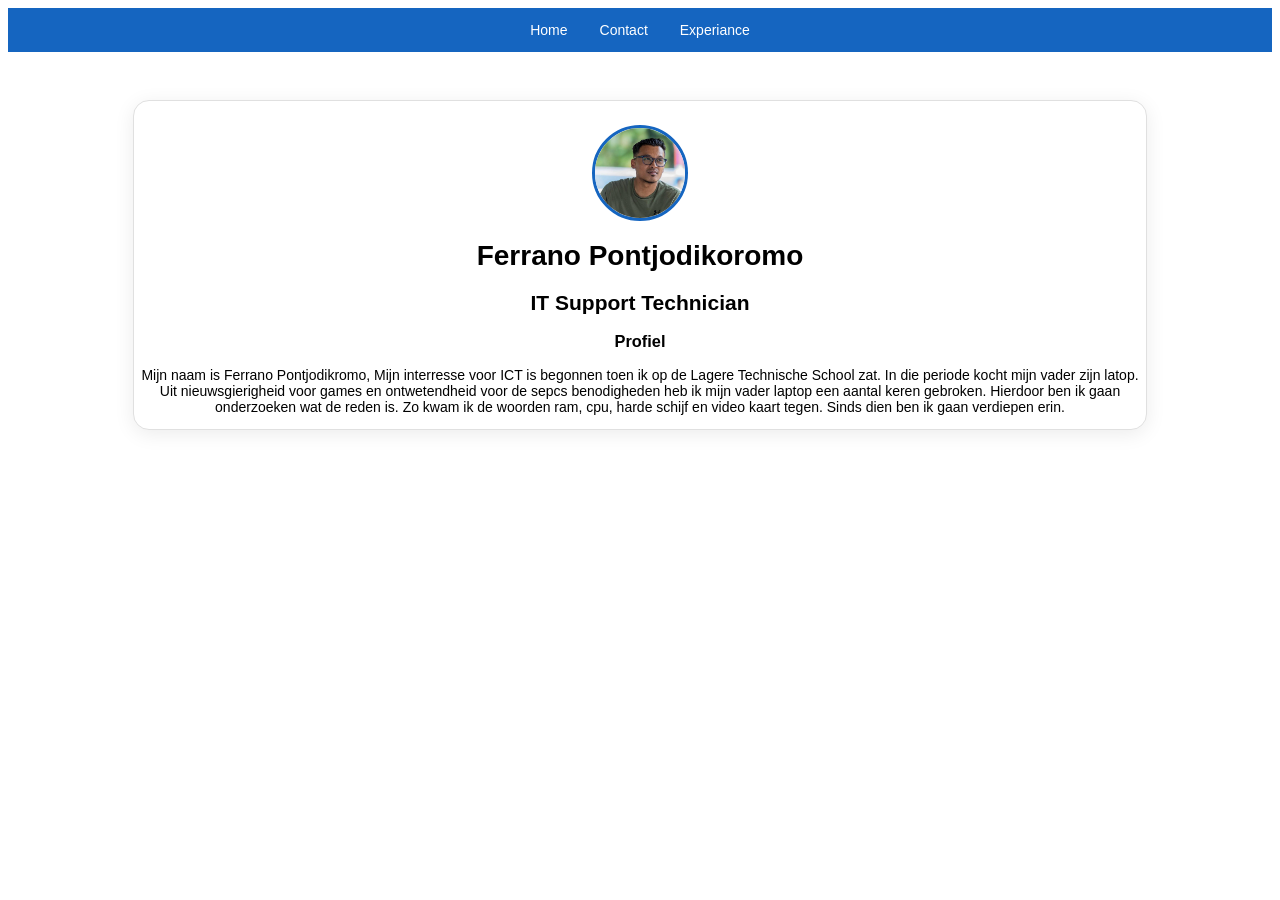
<file: index.html>
<html>
    <head>
        <!--Link met CSS-->
        <link rel="stylesheet" href="css/main.css">
     </head>

    <body>

        <div class="Navigation">
            <ul>
            <li><a href="index.html">Home</a></li>
            <li><a href="contact.html">Contact</a></li>
            <li><a href="work.html">Experiance</a></li>
            </ul>
        </div>

    <div class="Mezelfe">
    <img src="img/me.jpeg" alt="Ferrano Pontjodikromo" class="contact-photo">
     <!-- Naam en functie -->
      <h1>Ferrano Pontjodikoromo</h1>
      <h2>IT Support Technician</h2>

      <!-- Profiel -->
      <h3>Profiel</h3>
      <p>
        Mijn naam is Ferrano Pontjodikromo, Mijn interresse voor ICT is begonnen toen ik op de Lagere Technische School zat. In die periode kocht mijn vader zijn latop. 
     Uit nieuwsgierigheid voor games en ontwetendheid voor de sepcs benodigheden heb ik mijn vader laptop een aantal keren gebroken. Hierdoor ben ik gaan onderzoeken wat de reden is. 
     Zo kwam ik de woorden ram, cpu, harde schijf en video kaart tegen. Sinds dien ben ik gaan verdiepen erin.
      </p>
      </div>
      
    </body>
</html
</file>
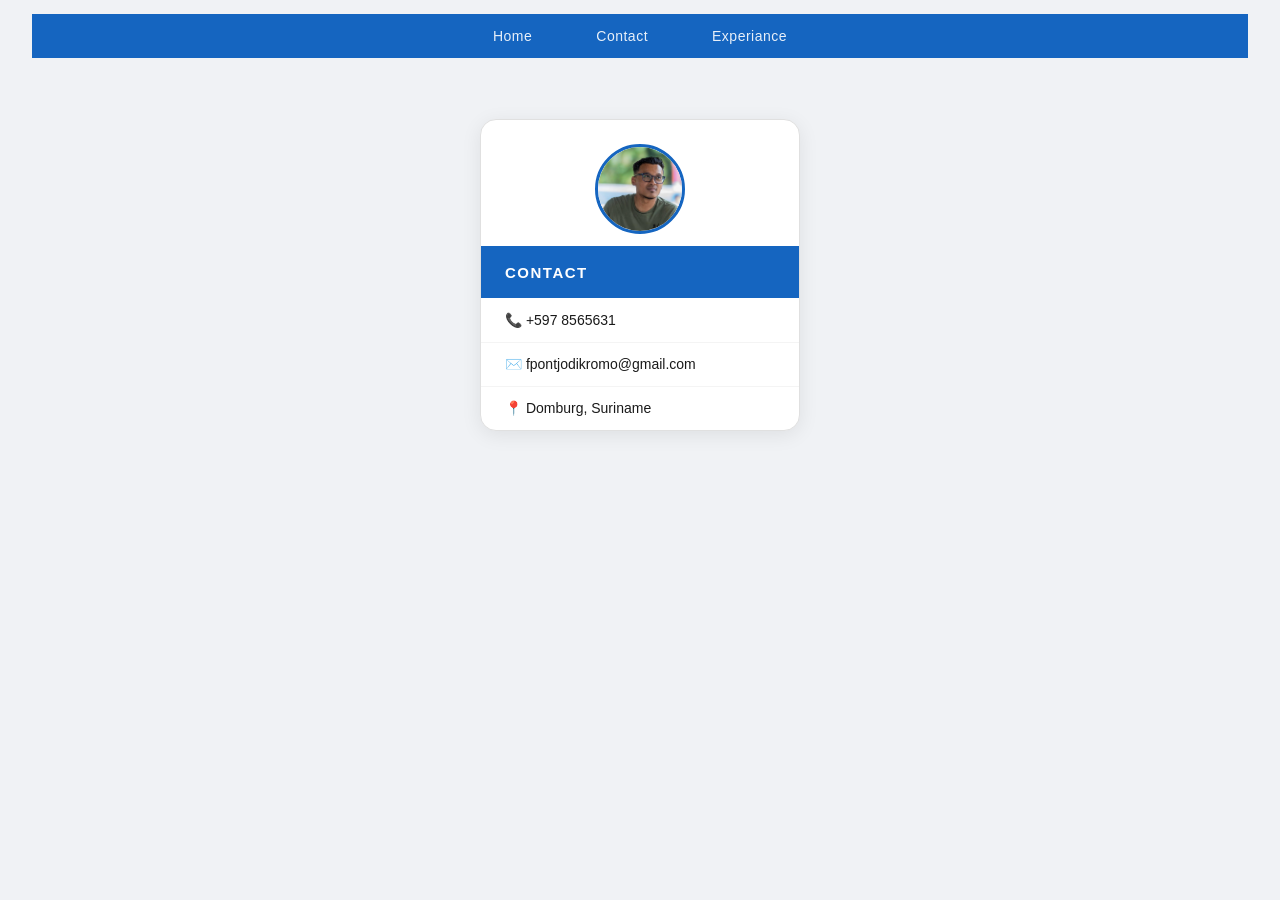
<file: contact.html>
<html>
    <head>
        <!--Link met CSS-->
        <link rel="stylesheet" href="css/contact.css">
        <link rel="stylesheet" href="css/main.css">
     </head>

    <body>
        <Div class="Navigation">
     <ul>
     <li><a href="index.html">Home</a></li>
     <li><a href="contact.html">Contact</a></li>
     <li><a href="work.html">Experiance</a></li>
     </ul>
        </Div>

     <!-- Contactgegevens -->
      <Div class="Contact">
      <img src="img/me.jpeg" alt="Ferrano Pontjodikromo" class="contact-photo">
      <h2>Contact</h2>
      <p>📞 +597 8565631</p>
      <p>✉️ fpontjodikromo@gmail.com</p>
      <p>📍 Domburg, Suriname</p>
        </Div>

    </body>
</html>
</file>
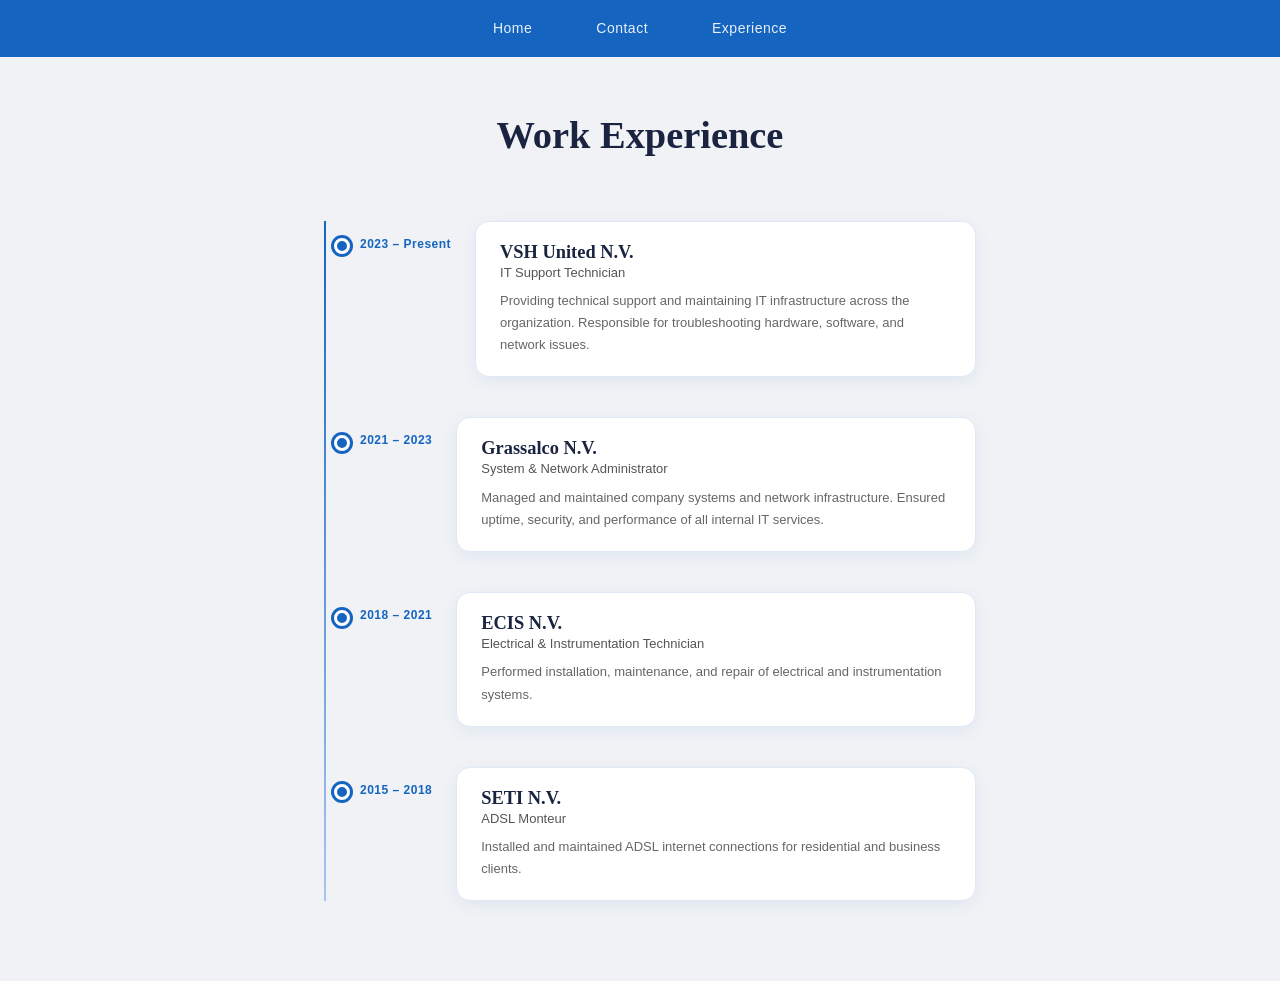
<file: work.html>
<html>
    <head>
        <!--Link met CSS-->
        <link rel="stylesheet" href="css/work.css">
        <link rel="stylesheet" href="css/main.css">
     </head>
 
  <body>
 
    <!-- Navigation -->
    <div class="Navigation">
      <ul>
        <li><a href="index.html">Home</a></li>
        <li><a href="contact.html">Contact</a></li>
        <li><a href="work.html" class="active">Experience</a></li>
      </ul>
    </div>
 
    <!-- Page Title -->
    <div class="page-header">
      <h1>Work Experience</h1>
    </div>
 
    <!-- Timeline -->
    <div class="timeline">
 
      <div class="timeline-item">
        <div class="timeline-dot"></div>
        <div class="timeline-date">2023 – Present</div>
        <div class="timeline-card">
          <h2>VSH United N.V.</h2>
          <h3>IT Support Technician</h3>
          <p>Providing technical support and maintaining IT infrastructure across the organization. Responsible for troubleshooting hardware, software, and network issues.</p>
        </div>
      </div>
 
      <div class="timeline-item">
        <div class="timeline-dot"></div>
        <div class="timeline-date">2021 – 2023</div>
        <div class="timeline-card">
          <h2>Grassalco N.V.</h2>
          <h3>System & Network Administrator</h3>
          <p>Managed and maintained company systems and network infrastructure. Ensured uptime, security, and performance of all internal IT services.</p>
        </div>
      </div>
 
      <div class="timeline-item">
        <div class="timeline-dot"></div>
        <div class="timeline-date">2018 – 2021</div>
        <div class="timeline-card">
          <h2>ECIS N.V.</h2>
          <h3>Electrical & Instrumentation Technician</h3>
          <p>Performed installation, maintenance, and repair of electrical and instrumentation systems.</p>
        </div>
      </div>
 
      <div class="timeline-item">
        <div class="timeline-dot"></div>
        <div class="timeline-date">2015 – 2018</div>
        <div class="timeline-card">
          <h2>SETI N.V.</h2>
          <h3>ADSL Monteur</h3>
          <p>Installed and maintained ADSL internet connections for residential and business clients.</p>
        </div>
      </div>
 
    </div>
 
  </body>
</html>
</file>
<file: css/main.css>
/* Algemene stijl voor de hele pagina */
body {
  font-family: Arial, sans-serif;
  font-size: 14px;
  color:black;
}

.Mezelfe{
  text-align: center;
}

.Navigation{
h2, p {
  margin: 10px;
}

ul {
  list-style-type: none;
  margin: 0;
  padding: 0;
  background-color:#1565C0;
  display: flex;
  justify-content: center;
}

ul li a {
  display: block;
  color: white;
  padding: 14px 16px;
  text-decoration: none;
}

ul li a:hover {
  background-color: #111111;
}
}
.Mezelfe {
  background: #ffffff;
  border-radius: 16px;
  border: 1px solid #e0e0e0;
  box-shadow: 0 4px 20px rgba(0, 0, 0, 0.08);
  width: 80%;
  margin: 3rem auto;
  overflow: hidden;
}
.contact-photo {
  display: block;
  width: 90px;
  height: 90px;
  border-radius: 50%;
  object-fit: cover;
  margin: 1.5rem auto 0.75rem;
  border: 3px solid #1565C0;
}
@media (max-width: 768px) {
  .Navigation ul {
    gap: 1rem;
  }

  .Hero {
    flex-direction: column;
    padding: 2rem 1.5rem;
    text-align: center;
  }

  .Mezelfe h1 {
    font-size: 1.8rem;
  }

  .hero-photo {
    margin-top: 2rem;
  }

  .photo-placeholder {
    width: 220px;
    height: 280px;
  }

  .btn-group {
    justify-content: center;
  }
}
</file>
<file: css/contact.css>
.Navigation{
h2, p {
  margin: 10px;
}

ul {
  list-style-type: none;
  margin: 0;
  padding: 0;
  background-color: #1565C0;
  display: flex;
  justify-content: center;
}

ul li a {
  display: block;
  color: white;
  padding: 14px 16px;
  text-decoration: none;
}

ul li a:hover {
  background-color: #111111;
}
}

 * {
  box-sizing: border-box;
  margin: 0;
  padding: 0;
}
 
body {
  font-family: sans-serif;
  background: #f0f2f5;
  min-height: 100vh;
  display: flex;
  flex-direction: column;
  align-items: center;
}
 
/* ── Navigation ── */
.Navigation {
  width: 100%;
  padding: 0.85rem 2rem;
}
 
.Navigation ul {
  list-style: none;
  display: flex;
  gap: 2rem;
  justify-content: center;
}
 
.Navigation ul li a {
  color: #ffffff;
  text-decoration: none;
  font-size: 14px;
  font-weight: 500;
  letter-spacing: 0.5px;
  opacity: 0.9;
  transition: opacity 0.15s;
}
 
.Navigation ul li a:hover {
  opacity: 1;
  text-decoration: underline;
}
 
/* ── Contact Card ── */
.Contact {
  background: #ffffff;
  border-radius: 16px;
  border: 1px solid #e0e0e0;
  box-shadow: 0 4px 20px rgba(0, 0, 0, 0.08);
  width: 320px;
  margin-top: 3rem;
  overflow: hidden;
}
 
.Contact h2 {
  background: #1565C0;
  color: #ffffff;
  font-size: 15px;
  font-weight: 700;
  letter-spacing: 1.5px;
  text-transform: uppercase;
  padding: 1.1rem 1.5rem;
  margin: 0;
}
 
.Contact p {
  display: flex;
  align-items: center;
  gap: 12px;
  font-size: 14px;
  color: #1a1a1a;
  padding: 0.85rem 1.5rem;
  border-bottom: 1px solid #f4f4f4;
  transition: background 0.15s;
}
 
.Contact p:last-child {
  border-bottom: none;
}
 
.Contact p:hover {
  background: #EEF4FE;
}
.contact-photo {
  display: block;
  width: 90px;
  height: 90px;
  border-radius: 50%;
  object-fit: cover;
  margin: 1.5rem auto 0.75rem;
  border: 3px solid #1565C0;
}
@media (max-width: 768px) {
  .Navigation ul {
    gap: 0.75rem;
  }

  .Contact {
    width: 90%;
  }
}
</file>
<file: css/work.css>
.Navigation{
h2, p {
  margin: 10px;
}

ul {
  list-style-type: none;
  margin: 0;
  padding: 0;
  background-color:#1565C0;
  display: flex;
  justify-content: center;
}

ul li a {
  display: block;
  color: white;
  padding: 14px 16px;
  text-decoration: none;
}

ul li a:hover {
  background-color: #111111;
}
}

* {
  box-sizing: border-box;
  margin: 0;
  padding: 0;
}
 
body {
  font-family: 'DM Sans', sans-serif;
  background: #f0f2f5;
  min-height: 100vh;
}
 
/* ── Navigation ── */
.Navigation {
  width: 100%;
  background: #1565C0;
  padding: 0.4rem 2rem;
}
 
.Navigation ul {
  list-style: none;
  display: flex;
  gap: 2rem;
  justify-content: center;
}
 
.Navigation ul li a {
  color: #ffffff;
  text-decoration: none;
  font-size: 14px;
  font-weight: 500;
  letter-spacing: 0.5px;
  opacity: 0.9;
  transition: opacity 0.15s;
}
 
.Navigation ul li a:hover {
  opacity: 1;
  text-decoration: underline;
}
 
/* ── Page Header ── */
.page-header {
  text-align: center;
  padding: 3.5rem 1rem 1rem;
}
 
.page-label {
  font-size: 11px;
  font-weight: 600;
  letter-spacing: 2.5px;
  color: #1565C0;
  margin-bottom: 0.5rem;
  text-transform: uppercase;
}
 
.page-header h1 {
  font-family: 'Playfair Display', serif;
  font-size: 2.4rem;
  color: #1a2340;
}
 
/* ── Timeline Container ── */
.timeline {
  position: relative;
  max-width: 720px;
  margin: 3rem auto 5rem;
  padding: 0 1.5rem;
}
 
/* The vertical line running down the center-left */
.timeline::before {
  content: '';
  position: absolute;
  left: 2.75rem;
  top: 0;
  bottom: 0;
  width: 2px;
  background: linear-gradient(to bottom, #1565C0, #a8c4f0);
}
 
/* ── Each Timeline Item ── */
.timeline-item {
  position: relative;
  display: flex;
  align-items: flex-start;
  gap: 1.5rem;
  margin-bottom: 2.5rem;
  animation: fadeUp 0.6s ease both;
}
 
.timeline-item:nth-child(1) { animation-delay: 0.1s; }
.timeline-item:nth-child(2) { animation-delay: 0.25s; }
.timeline-item:nth-child(3) { animation-delay: 0.4s; }
.timeline-item:nth-child(4) { animation-delay: 0.55s; }
 
/* ── Dot on the line ── */
.timeline-dot {
  position: absolute;
  left: 1.85rem;
  top: 1.1rem;
  width: 16px;
  height: 16px;
  border-radius: 50%;
  background: #1565C0;
  border: 3px solid #ffffff;
  box-shadow: 0 0 0 3px #1565C0;
  flex-shrink: 0;
  z-index: 1;
}
 
/* ── Date label ── */
.timeline-date {
  min-width: 110px;
  padding-left: 3.5rem;
  padding-top: 1rem;
  font-size: 12px;
  font-weight: 600;
  color: #1565C0;
  letter-spacing: 0.5px;
  flex-shrink: 0;
}
 
/* ── Card ── */
.timeline-card {
  background: #ffffff;
  border-radius: 14px;
  border: 1px solid #e0e8f5;
  box-shadow: 0 4px 16px rgba(21, 101, 192, 0.07);
  padding: 1.25rem 1.5rem;
  flex: 1;
  transition: transform 0.2s, box-shadow 0.2s;
}
 
.timeline-card:hover {
  transform: translateY(-3px);
  box-shadow: 0 8px 24px rgba(21, 101, 192, 0.13);
}
 
.timeline-card h2 {
  font-family: 'Playfair Display', serif;
  font-size: 1.15rem;
  color: #1a2340;
  margin-bottom: 2px;
}
 
.timeline-card h3 {
  font-size: 13px;
  font-weight: 500;
  color: #555;
  margin-bottom: 0.65rem;
}
 
.timeline-card p {
  font-size: 13px;
  color: #666;
  line-height: 1.7;
}
 
/* ── Animation ── */
@keyframes fadeUp {
  from {
    opacity: 0;
    transform: translateY(20px);
  }
  to {
    opacity: 1;
    transform: translateY(0);
  }
}
@media (max-width: 768px) {
  .Navigation ul {
    gap: 0.75rem;
  }

  .timeline::before {
    left: 1.25rem;
  }

  .timeline-dot {
    left: 0.35rem;
  }

  .timeline-date {
    padding-left: 2rem;
    font-size: 11px;
    min-width: 80px;
  }

  .timeline-card h2 {
    font-size: 1rem;
  }

  .page-header h1 {
    font-size: 1.8rem;
  }
}
</file>
